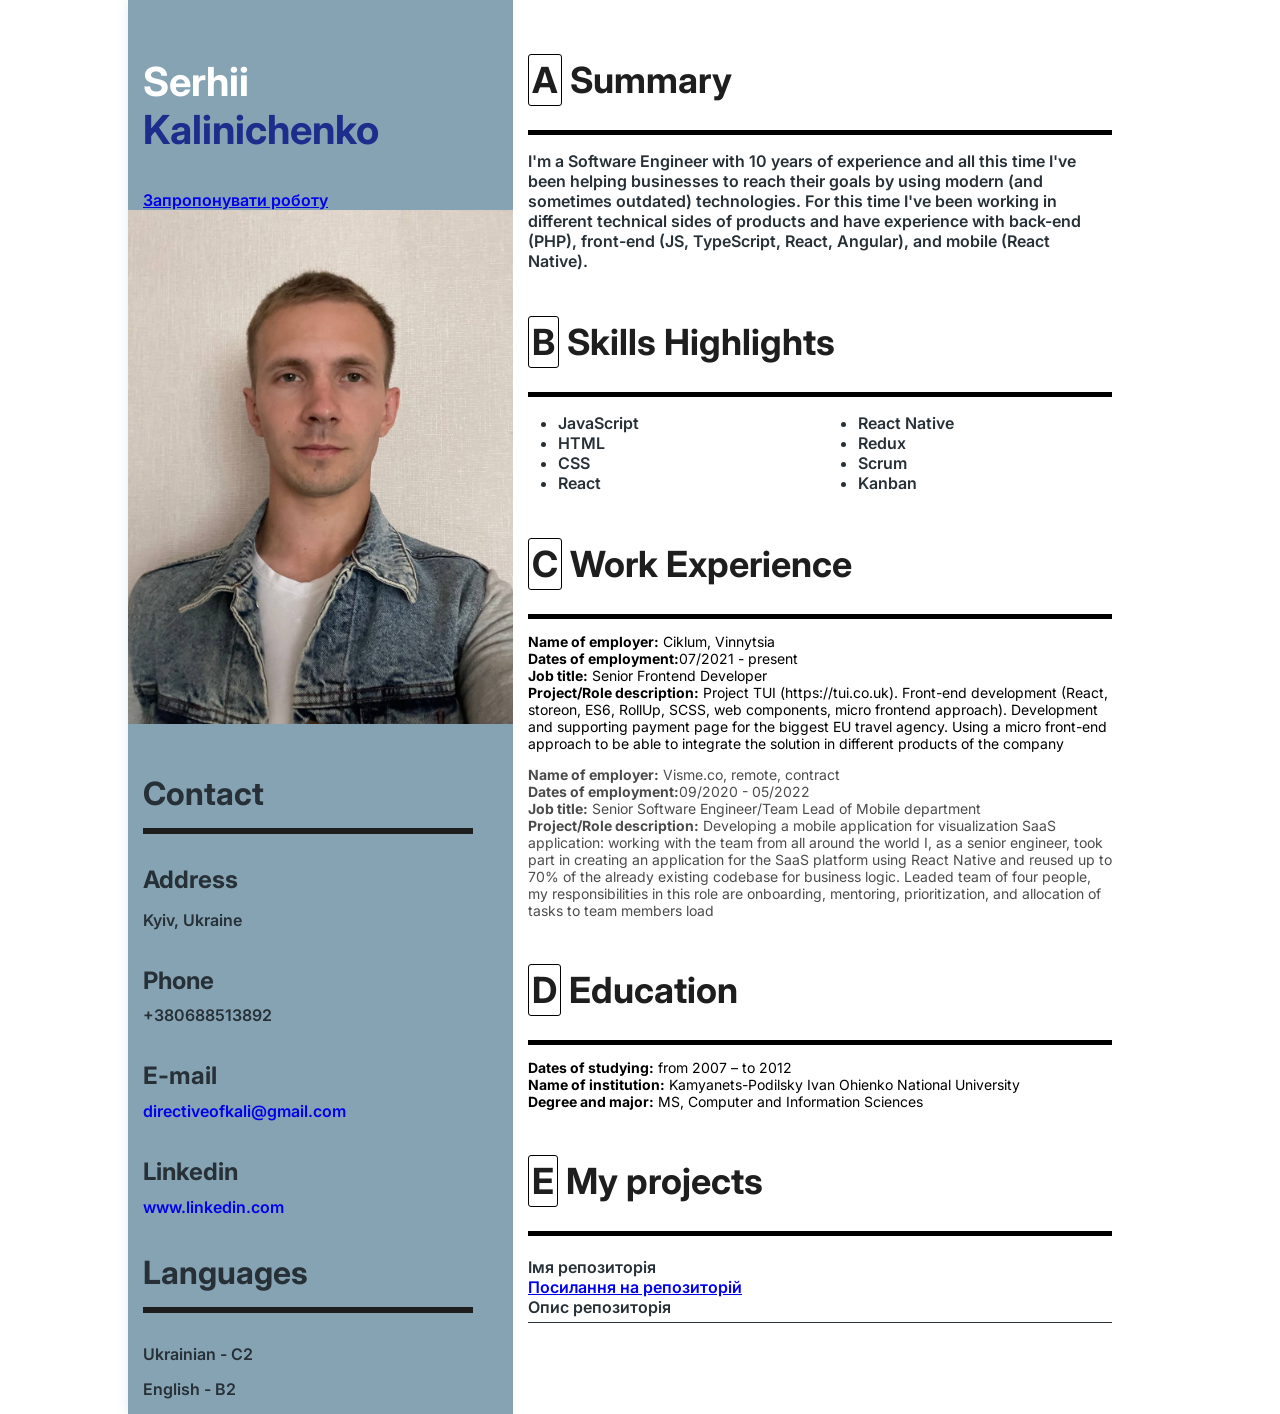
<file: index.html>
<!DOCTYPE html>
<html lang="en">
  <head>
    <meta charset="UTF-8" />
    <meta http-equiv="X-UA-Compatible" content="IE=edge" />
    <meta name="viewport" content="width=device-width, initial-scale=1.0" />
    <title>CV/ Kalinichenko</title>
    <link rel="stylesheet" href="./styles.css" />
    <link rel="preconnect" href="https://fonts.googleapis.com" />
    <link rel="preconnect" href="https://fonts.gstatic.com" crossorigin />
    <link
      href="https://fonts.googleapis.com/css2?family=Inter:wght@400;600&display=swap"
      rel="stylesheet"
    />
  </head>
  <body class="main-theme">
    <aside>
      <h1>
        <span class="span-name">Serhii</span> <br />
        <span class="span-last-name">Kalinichenko</span>
      </h1>
      <a href="./forms/hire-me.html">Запропонувати роботу</a>
      <img
        class="main-image"
        src="./photo_2022-12-14_21-19-30.jpg"
        alt="my photo"
        width="385px"
      />
      <address>
        <h2>Contact</h2>
        <h3>Address</h3>
        <p>Kyiv, Ukraine</p>
        <h3>Phone</h3>
        <a class="my-phone" href="tel:+380688513892">+380688513892</a>
        <h3>E-mail</h3>
        <a href="mailto:directiveofkali@gmail.com">directiveofkali@gmail.com</a>
        <h3>Linkedin</h3>
        <a href="https://www.linkedin.com/">www.linkedin.com</a>
      </address>
      <section>
        <h2>Languages</h2>
        <ul class="languages-list">
          <li>Ukrainian - C2</li>
          <li>English - B2</li>
        </ul>
      </section>
    </aside>
    <main>
      <section>
        <h2><span class="nav-span">A</span> Summary</h2>
        <p class="summary-text">
          I'm a Software Engineer with 10 years of experience and all this time
          I've been helping businesses to reach their goals by using modern (and
          sometimes outdated) technologies. For this time I've been working in
          different technical sides of products and have experience with
          back-end (PHP), front-end (JS, TypeScript, React, Angular), and mobile
          (React Native).
        </p>
      </section>
      <section>
        <h2><span class="nav-span">B</span> Skills Highlights</h2>
        <ul class="skills-list">
          <li>JavaScript</li>
          <li>HTML</li>
          <li>CSS</li>
          <li>React</li>
          <li>React Native</li>
          <li>Redux</li>
          <li>Scrum</li>
          <li>Kanban</li>
        </ul>
      </section>
      <section>
        <h2><span class="nav-span">C</span> Work Experience</h2>
        <p class="work-experience-text">
          <b>Name of employer:</b> Ciklum, Vinnytsia <br />
          <b>Dates of employment:</b>07/2021 - present <br />
          <b>Job title:</b> Senior Frontend Developer <br />
          <b>Project/Role description:</b> Project TUI (https://tui.co.uk).
          Front-end development (React, storeon, ES6, RollUp, SCSS, web
          components, micro frontend approach). Development and supporting
          payment page for the biggest EU travel agency. Using a micro front-end
          approach to be able to integrate the solution in different products of
          the company
        </p>
        <p class="work-experience-text opacity-text">
          <b>Name of employer:</b> Visme.co, remote, contract <br />
          <b>Dates of employment:</b>09/2020 - 05/2022 <br />
          <b>Job title:</b> Senior Software Engineer/Team Lead of Mobile
          department <br />
          <b>Project/Role description:</b> Developing a mobile application for
          visualization SaaS application: working with the team from all around
          the world I, as a senior engineer, took part in creating an
          application for the SaaS platform using React Native and reused up to
          70% of the already existing codebase for business logic. Leaded team
          of four people, my responsibilities in this role are onboarding,
          mentoring, prioritization, and allocation of tasks to team members
          load
        </p>
      </section>
      <section>
        <h2><span class="nav-span">D</span> Education</h2>
        <p class="education-text">
          <b>Dates of studying:</b> from 2007 – to 2012 <br />
          <b>Name of institution:</b> Kamyanets-Podilsky Ivan Ohienko National
          University <br />
          <b>Degree and major:</b> MS, Computer and Information Sciences
        </p>
      </section>
      <section>
        <h2><span class="nav-span">E</span> My projects</h2>
        <ul class="projects-text">
          <li>
            <p class="projects-text__name">Імя репозиторія</p>
            <a class="projects-text__link" href="#" target="_blank"
              >Посилання на репозиторій</a
            >
            <p class="projects-text__description">Опис репозиторія</p>
          </li>
        </ul>
      </section>
    </main>
    <script src="./index.js"></script>
  </body>
</html>
</file>
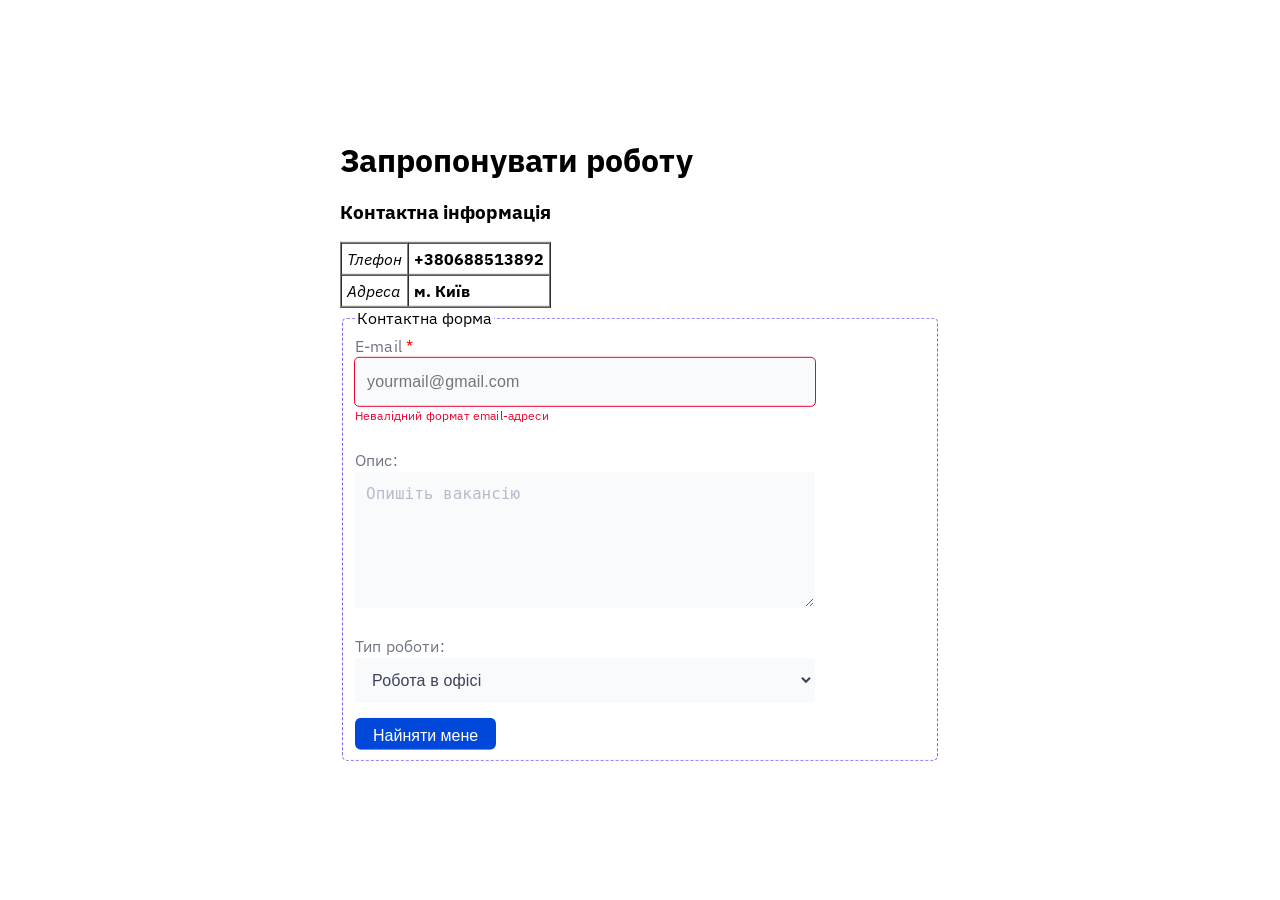
<file: forms/hire-me.html>
<!DOCTYPE html>
<html lang="en">
  <head>
    <meta charset="UTF-8" />
    <meta http-equiv="X-UA-Compatible" content="IE=edge" />
    <meta name="viewport" content="width=device-width, initial-scale=1.0" />
    <title>Offer</title>
    <link rel="stylesheet" href="./styles.css" />
    <link rel="preconnect" href="https://fonts.googleapis.com" />
    <link rel="preconnect" href="https://fonts.gstatic.com" crossorigin />
    <link
      href="https://fonts.googleapis.com/css2?family=IBM+Plex+Sans:wght@400;500;700&display=swap"
      rel="stylesheet"
    />
  </head>
  <body>
    <header>
      <h1>Запропонувати роботу</h1>
    </header>

    <div>
      <h3>Контактна інформація</h3>
    </div>
    <table border="1" cellspacing="0" cellpadding="5">
      <tbody>
        <tr>
          <td><em>Тлефон</em></td>
          <td><b>+380688513892</b></td>
        </tr>
        <tr>
          <td><em>Адреса</em></td>
          <td><b>м. Київ</b></td>
        </tr>
      </tbody>
    </table>

    <form>
      <fieldset>
        <legend>Контактна форма</legend>
        <label for="email">
          E-mail <span style="color: red">*</span> <br />
          <input
            id="email"
            type="email"
            pattern="^\S+@\S+\.\S+$"
            required
            name="email"
            placeholder="yourmail@gmail.com"
          />
          <span class="error-message">Невалідний формат email-адреси</span>
          <span class="success-message">Валідний формат email-адреси</span>
        </label>
        <br />
        <label for="description"
          >Опис: <br />
          <textarea
            id="description"
            name="description"
            rows="5"
            cols="21"
            maxlength="255"
            placeholder="Опишіть вакансію"
          ></textarea>
        </label>
        <br />
        <label
          >Тип роботи: <br />
          <select name="worktype">
            <option value="work_in_the_office">Робота в офісі</option>
            <option value="remote_work">Віддалена робота</option>
            <option value="one_time_project">Разовий проект</option>
          </select>
        </label>
        <br />
        <input class="btn" type="submit" value="Найняти мене" />
      </fieldset>
    </form>
  </body>
</html>
</file>
<file: styles.css>
.main-theme {
  --color-text-main: #263036;
  --color-text-secondary: #1e1e1e;
  --color-bacground-aside: #86a3b4;
  --color-bacground-main: #fff;
  --padding-bottom-H2title-main: 28px;
  --margin-left-main_section: 410px;
  --margin-left-aside: 15px;
  --margin-right-aside: 40px;
}

.my-theme {
  --color-text-main: #f4eded;
  --color-text-secondary: #36827f;
  --color-bacground-aside: #877666;
  --color-bacground-main: #464d77;
  --padding-bottom-H2title-main: 20px;
  --margin-left-main_section: 410px;
  --margin-left-aside: 20px;
  --margin-right-aside: 20px;
}

@keyframes aside-up {
  from {
    margin-top: 50vh;
    opacity: 0;
  }
  to {
    margin-top: 0;
    opacity: 1;
  }
}
@keyframes main-up {
  from {
    margin-top: 50vh;
    opacity: 0;
  }
  to {
    margin-top: 0;
    opacity: 1;
  }
}
* {
  box-sizing: border-box;
}

h1 {
  margin: 0;
  margin-bottom: 36px;
  font-size: 40px;
  line-height: 48px;
  margin-left: var(--margin-left-aside);
  margin-right: var(--margin-right-aside);
}

h2 {
  margin: 0;
  margin-left: var(--margin-left-aside);
  margin-right: var(--margin-right-aside);
}

h3 {
  margin: 0;
  margin-left: var(--margin-left-aside);
  margin-right: var(--margin-right-aside);
}

body {
  display: flex;
  margin: 0 auto;
  color: var(--color-text-main);
  font-family: "Inter", sans-serif;
  font-weight: 600;
  width: 1024px;
}

ul {
  padding: 0;
  margin-left: var(--margin-left-aside);
  margin-right: var(--margin-right-aside);
}

aside {
  padding-top: 58px;
  flex-basis: 385px;
  background-color: var(--color-bacground-aside);
  box-shadow: rgba(136, 165, 191, 0.48) 6px 2px 16px 0px, rgba(255, 255, 255, 0.8) -6px -2px 16px 0px;
  animation: aside-up 0.5s linear;
}
aside h2 {
  margin-bottom: 31px;
  padding-bottom: 15px;
  font-size: 32px;
  line-height: 39px;
  border-bottom: 6px solid var(--color-text-secondary);
}
aside li {
  margin-bottom: 15px;
}

.span-name {
  font-size: 40px;
  line-height: 48px;
  color: #ffffff;
}

.span-last-name {
  font-size: 40px;
  line-height: 48px;
  color: #1c2e8c;
}

p {
  margin-left: var(--margin-left-aside);
  margin-right: var(--margin-right-aside);
}

a {
  margin-left: var(--margin-left-aside);
  margin-right: var(--margin-right-aside);
}

.main-image {
  display: block;
  margin-bottom: 50px;
  transition-property: transform;
  transition-duration: 250ms;
  transition-timing-function: linear;
}
.main-image__scale {
  transform: scale(150%) translate(64px, 86px);
  box-shadow: rgb(38, 57, 77) 0px 20px 30px -10px;
}

address {
  font-style: normal;
}
address h3 {
  margin-bottom: 11px;
  font-size: 24px;
  line-height: 29px;
}
address p {
  margin-bottom: 36px;
}
address a {
  display: block;
  margin-bottom: 36px;
  text-decoration: none;
}

.my-phone {
  font-size: 16px;
  line-height: 19px;
  color: #263036;
}

.languages-list {
  list-style: none;
  margin-top: 0;
  margin-bottom: 0;
}

main {
  padding-top: 58px;
  background-color: var(--color-bacground-main);
  animation: main-up 1s linear;
}
main h2 {
  padding-bottom: var(--padding-bottom-H2title-main);
  font-size: 36px;
  line-height: 44px;
  color: var(--color-text-secondary);
  border-bottom: 5px solid #000000;
}
main section {
  margin-bottom: 49px;
}

.skills-list {
  -moz-columns: 2;
       columns: 2;
}
.skills-list li {
  margin-left: 30px;
}

.work-experience-text {
  font-weight: 400;
  font-size: 14px;
  line-height: 17px;
  color: #000000;
}

.education-text {
  font-weight: 400;
  font-size: 14px;
  line-height: 17px;
  color: #000000;
}

.opacity-text {
  opacity: 0.7;
  transition-property: opacity;
  transition-duration: 250ms;
  transition-timing-function: linear;
}
.opacity-text:hover {
  opacity: 1;
}

.nav-span {
  padding: 3px;
  border: 1px solid black;
  border-radius: 3px;
}

@media screen and (max-width: 480px) {
  body {
    display: block;
    width: auto;
  }
  aside {
    position: relative;
  }
  h1 {
    margin-left: 20px;
    margin-right: 20px;
  }
  h2 {
    margin-left: 20px;
    margin-right: 20px;
  }
  h3 {
    margin-left: 20px;
    margin-right: 20px;
  }
  p {
    margin-left: 20px;
    margin-right: 20px;
  }
  a {
    margin-left: 20px;
    margin-right: 20px;
  }
  ul {
    margin-left: 20px;
    margin-right: 20px;
  }
  .main-image {
    width: 100%;
  }
  .languages-list {
    padding-bottom: 40px;
  }
  main {
    padding-left: 0;
  }
  .education-text {
    padding-bottom: 40px;
  }
}
.projects-text {
  list-style: none;
}

.projects-text > li {
  border-bottom: 1px solid;
  margin-bottom: 5px;
  padding: 5px 0;
}

.projects-text__name {
  margin: 0;
}

.projects-text__link {
  margin: 0;
}

.projects-text__description {
  margin: 0;
}/*# sourceMappingURL=styles.css.map */
</file>
<file: forms/styles.css>
* {
  box-sizing: border-box;
}

body {
  position: absolute;
  top: 50%;
  left: 50%;
  transform: translate(-50%, -50%);
  margin: 0;

  font-family: "IBM Plex Sans", sans-serif;
  width: 600px;
  max-height: 930px;
  /* outline: 1px solid tomato; */
}

h1 {
  margin: 0;
}

body::-webkit-scrollbar {
  width: 0;
}

form {
  animation: form-scale 1s linear;
}

@keyframes form-scale {
  from {
    transform: scale(2);
    opacity: 0;
  }
  to {
    transform: scale(1);
    opacity: 1;
  }
}

fieldset {
  border: 1px dashed #7b61ff;
  border-radius: 5px;
}

label {
  font-weight: 400;
  font-size: 16px;
  line-height: 1.5;
  /* identical to box height, or 24px */

  letter-spacing: 0.01em;

  /* Text / Secondary - Grey2 */

  color: #6f7482;
}

.error-message {
  display: block;

  font-weight: 400;
  font-size: 12px;
  line-height: 16px;

  color: #ed0131;
}

.success-message {
  display: none;

  font-weight: 400;
  font-size: 12px;
  line-height: 16px;

  color: #0e6245;
}

input[type="email"] {
  margin-bottom: 2px;
  padding: 10px;

  width: 460px;
  max-height: 48px;

  font-weight: 400;
  font-size: 16px;
  line-height: 150%;

  align-items: center;
  letter-spacing: 0.01em;

  color: #3b4256;

  background-color: #f8fafc;
  border-radius: 4px;
  border-color: transparent;
}

input[type="email"]:focus {
  outline: 1px solid #0048d9;
}

input[type="email"]:invalid {
  outline: 1px solid #ed0131;
}

input[type="email"]:valid {
  outline: 1px solid #0e6245;
}

input[type="email"]:valid ~ .error-message {
  display: none;
}

input[type="email"]:valid ~ .success-message {
  display: block;
}

input[type="email"]::placeholder {
  font-weight: 400;
  font-size: 16px;
  line-height: 143%;
}

textarea {
  margin-bottom: 20px;
  padding: 10px;
  width: 460px;
  max-height: 163px;

  font-weight: 400;
  font-size: 16px;
  line-height: 143%;

  color: #3b4256;

  background: #f8fafc;
  border-radius: 4px;
  border-color: transparent;
}

textarea::placeholder {
  font-weight: 400;
  font-size: 16px;
  line-height: 143%;

  color: #b8bcca;
}

textarea:focus {
  outline: 1px solid #0048d9;
}

select {
  margin-bottom: 15px;

  padding-top: 12px;
  padding-left: 12px;
  padding-bottom: 12px;
  padding-right: 48px;

  width: 460px;
  max-height: 48px;

  font-weight: 400;
  font-size: 16px;
  line-height: 150%;

  letter-spacing: 0.01em;

  color: #3b4256;

  background: #f8fafc;
  border-radius: 4px;
  border-color: transparent;
}

select:focus {
  outline: 1px solid #0048d9;
}

input[type="submit"] {
  padding: 4px 16px;
  max-height: 32px;

  font-weight: 500;
  font-size: 16px;
  line-height: 150%;

  color: #ffffff;

  background-color: #0048d9;
  border-radius: 6px;
  border-color: transparent;
}

input[type="submit"]:hover {
  background-color: #002266;
}
</file>
